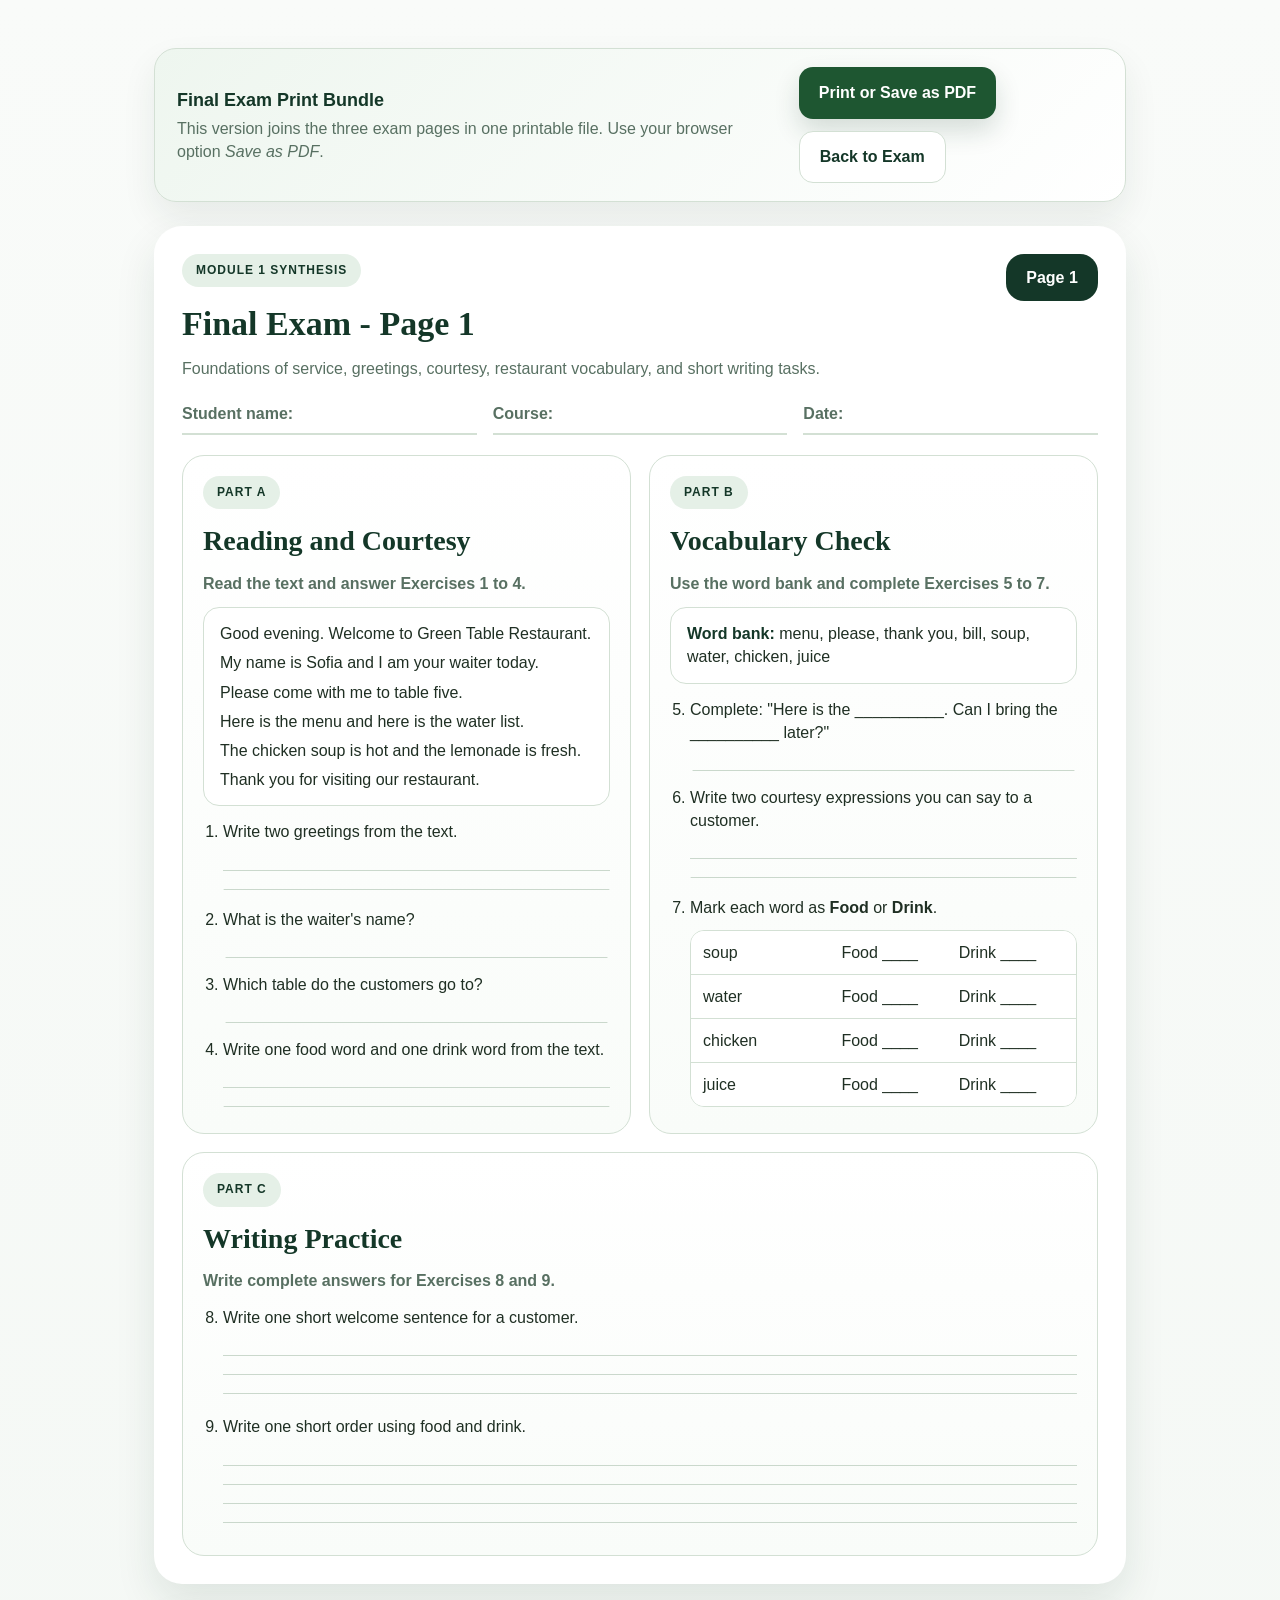
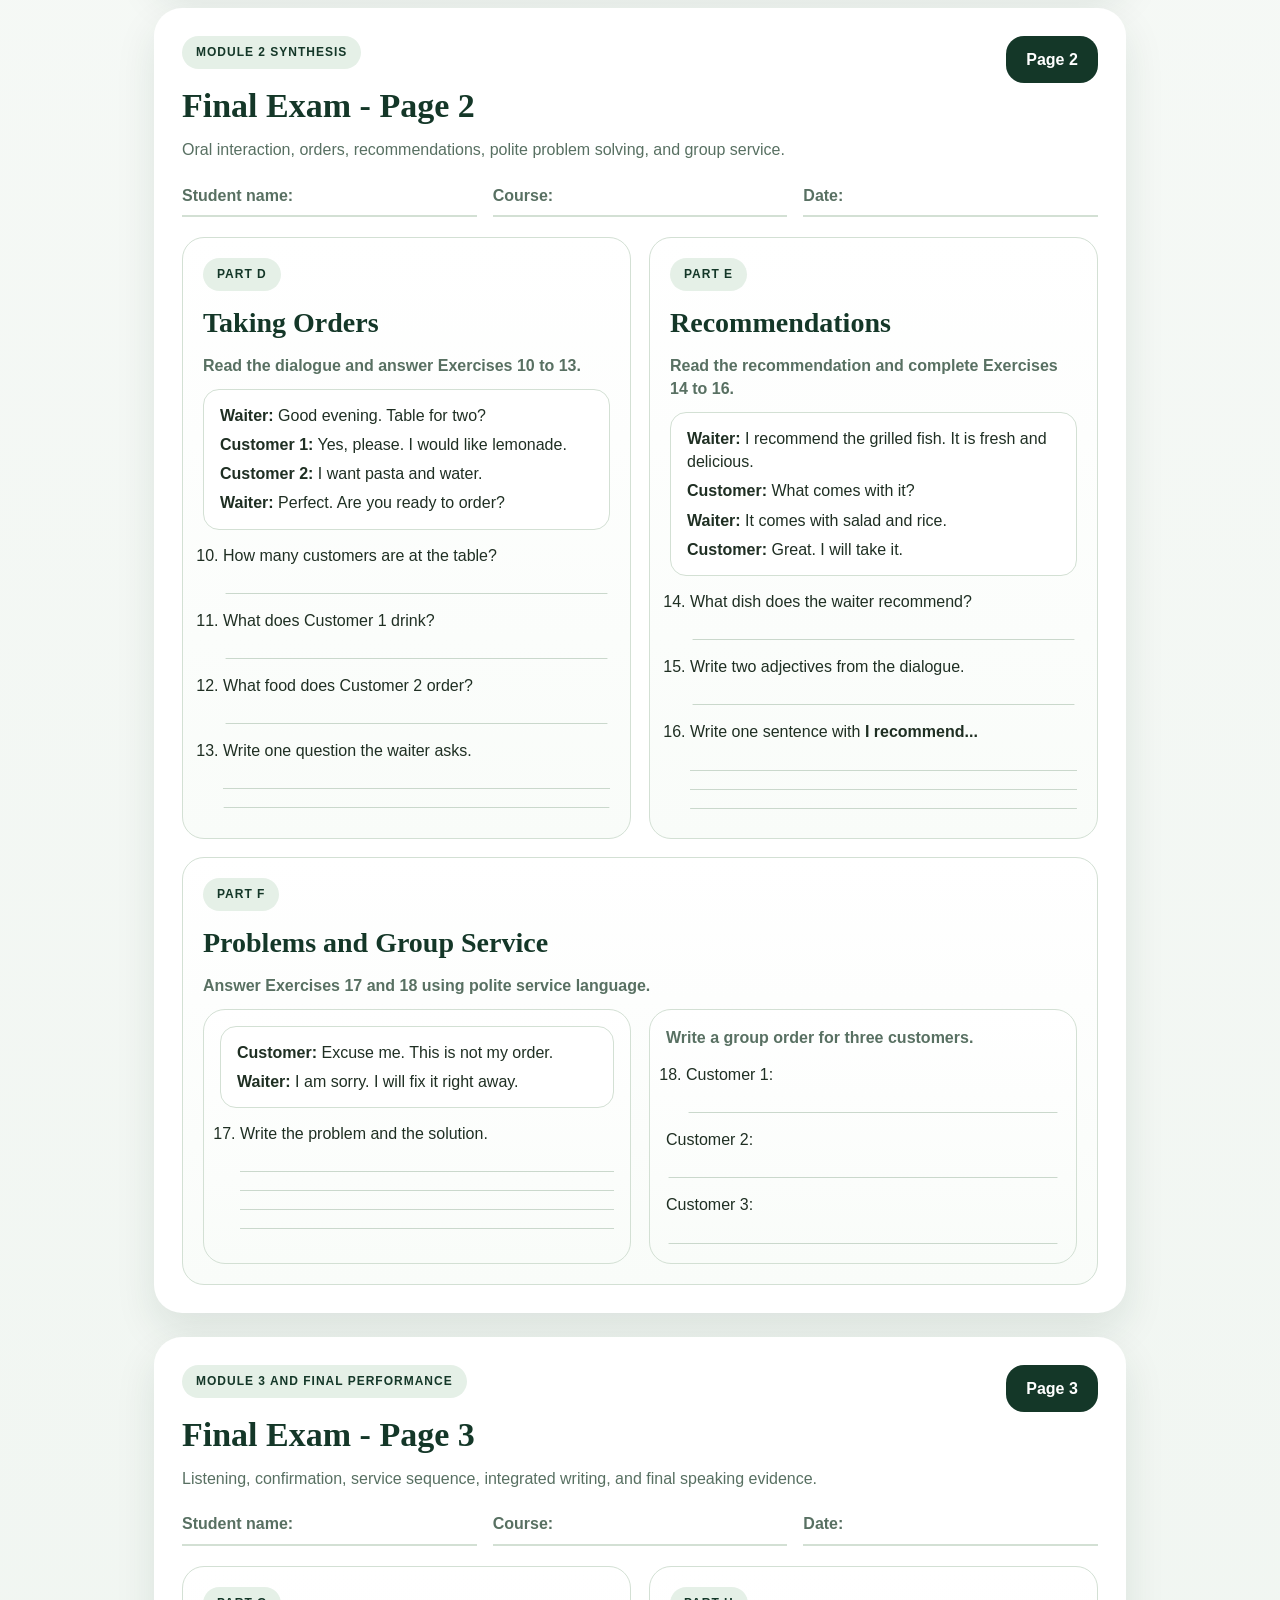
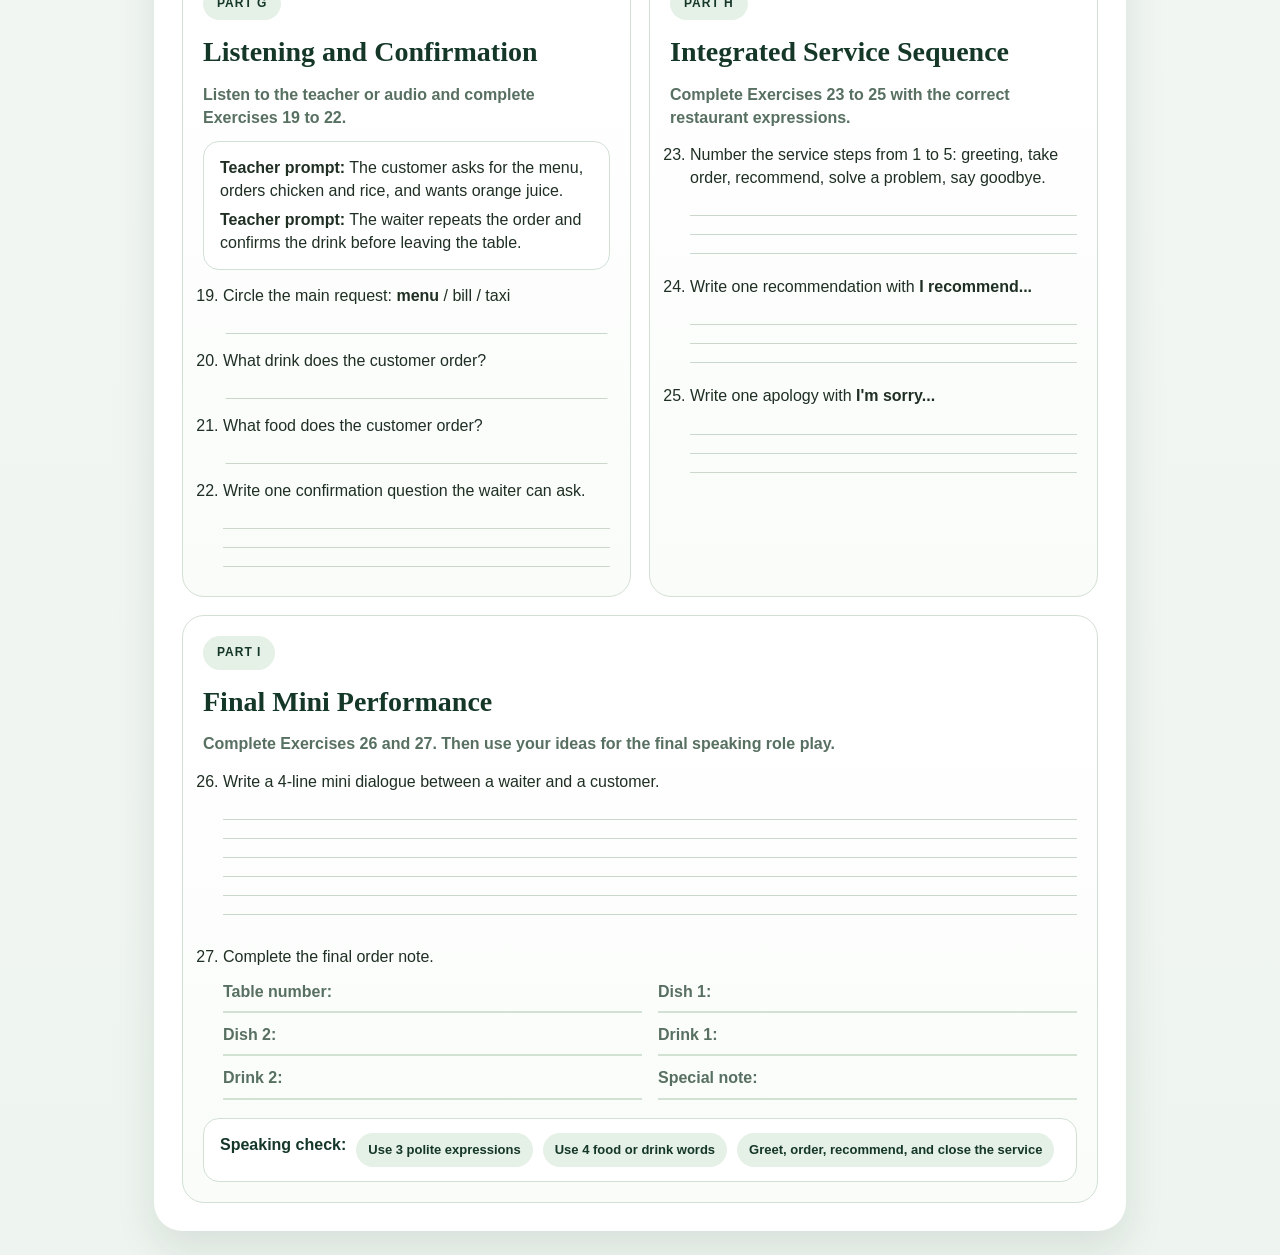
<file: final_exam_print_bundle.html>
<!DOCTYPE html>
<html lang="en">
<head>
<meta charset="utf-8">
<meta name="viewport" content="width=device-width, initial-scale=1">
<title>Final Exam Print Bundle</title>
<link rel="stylesheet" href="final_exam.css">
</head>
<body>
<div class="shell">
<section class="download-strip">
<div class="download-copy">
<strong>Final Exam Print Bundle</strong>
<p>This version joins the three exam pages in one printable file. Use your browser option <em>Save as PDF</em>.</p>
</div>
<div class="download-actions">
<a class="download-button" href="#" onclick="window.print(); return false;">Print or Save as PDF</a>
<a class="download-button secondary" href="module3_evaluation.html">Back to Exam</a>
</div>
</section>

<section class="sheet print-page">
<div class="exam-top">
<div>
<span class="sheet-badge">Module 1 Synthesis</span>
<h2>Final Exam - Page 1</h2>
<p class="sheet-lead">Foundations of service, greetings, courtesy, restaurant vocabulary, and short writing tasks.</p>
</div>
<span class="page-tag">Page 1</span>
</div>

<div class="meta-fields">
<div class="field">Student name:</div>
<div class="field">Course:</div>
<div class="field">Date:</div>
</div>

<div class="section-grid">
<section class="exam-card">
<span class="card-label">Part A</span>
<h3>Reading and Courtesy</h3>
<p class="instruction">Read the text and answer Exercises 1 to 4.</p>
<div class="reading-box">
<p>Good evening. Welcome to Green Table Restaurant.</p>
<p>My name is Sofia and I am your waiter today.</p>
<p>Please come with me to table five.</p>
<p>Here is the menu and here is the water list.</p>
<p>The chicken soup is hot and the lemonade is fresh.</p>
<p>Thank you for visiting our restaurant.</p>
</div>
<ol class="question-list">
<li>
Write two greetings from the text.
<div class="answer-lines lines-2"></div>
</li>
<li>
What is the waiter's name?
<div class="answer-lines lines-1"></div>
</li>
<li>
Which table do the customers go to?
<div class="answer-lines lines-1"></div>
</li>
<li>
Write one food word and one drink word from the text.
<div class="answer-lines lines-2"></div>
</li>
</ol>
</section>

<section class="exam-card">
<span class="card-label">Part B</span>
<h3>Vocabulary Check</h3>
<p class="instruction">Use the word bank and complete Exercises 5 to 7.</p>
<div class="word-bank">
<strong>Word bank:</strong> menu, please, thank you, bill, soup, water, chicken, juice
</div>
<ol class="question-list" start="5">
<li>
Complete: "Here is the __________. Can I bring the __________ later?"
<div class="answer-lines lines-1"></div>
</li>
<li>
Write two courtesy expressions you can say to a customer.
<div class="answer-lines lines-2"></div>
</li>
<li>
Mark each word as <strong>Food</strong> or <strong>Drink</strong>.
<div class="check-grid">
<div class="check-row"><span>soup</span><span>Food ____</span><span>Drink ____</span></div>
<div class="check-row"><span>water</span><span>Food ____</span><span>Drink ____</span></div>
<div class="check-row"><span>chicken</span><span>Food ____</span><span>Drink ____</span></div>
<div class="check-row"><span>juice</span><span>Food ____</span><span>Drink ____</span></div>
</div>
</li>
</ol>
</section>

<section class="exam-card full">
<span class="card-label">Part C</span>
<h3>Writing Practice</h3>
<p class="instruction">Write complete answers for Exercises 8 and 9.</p>
<ol class="question-list" start="8">
<li>
Write one short welcome sentence for a customer.
<div class="answer-lines lines-3"></div>
</li>
<li>
Write one short order using food and drink.
<div class="answer-lines lines-4"></div>
</li>
</ol>
</section>
</div>
</section>

<section class="sheet print-page">
<div class="exam-top">
<div>
<span class="sheet-badge">Module 2 Synthesis</span>
<h2>Final Exam - Page 2</h2>
<p class="sheet-lead">Oral interaction, orders, recommendations, polite problem solving, and group service.</p>
</div>
<span class="page-tag">Page 2</span>
</div>

<div class="meta-fields">
<div class="field">Student name:</div>
<div class="field">Course:</div>
<div class="field">Date:</div>
</div>

<div class="section-grid">
<section class="exam-card">
<span class="card-label">Part D</span>
<h3>Taking Orders</h3>
<p class="instruction">Read the dialogue and answer Exercises 10 to 13.</p>
<div class="reading-box">
<p><strong>Waiter:</strong> Good evening. Table for two?</p>
<p><strong>Customer 1:</strong> Yes, please. I would like lemonade.</p>
<p><strong>Customer 2:</strong> I want pasta and water.</p>
<p><strong>Waiter:</strong> Perfect. Are you ready to order?</p>
</div>
<ol class="question-list" start="10">
<li>
How many customers are at the table?
<div class="answer-lines lines-1"></div>
</li>
<li>
What does Customer 1 drink?
<div class="answer-lines lines-1"></div>
</li>
<li>
What food does Customer 2 order?
<div class="answer-lines lines-1"></div>
</li>
<li>
Write one question the waiter asks.
<div class="answer-lines lines-2"></div>
</li>
</ol>
</section>

<section class="exam-card">
<span class="card-label">Part E</span>
<h3>Recommendations</h3>
<p class="instruction">Read the recommendation and complete Exercises 14 to 16.</p>
<div class="reading-box">
<p><strong>Waiter:</strong> I recommend the grilled fish. It is fresh and delicious.</p>
<p><strong>Customer:</strong> What comes with it?</p>
<p><strong>Waiter:</strong> It comes with salad and rice.</p>
<p><strong>Customer:</strong> Great. I will take it.</p>
</div>
<ol class="question-list" start="14">
<li>
What dish does the waiter recommend?
<div class="answer-lines lines-1"></div>
</li>
<li>
Write two adjectives from the dialogue.
<div class="answer-lines lines-1"></div>
</li>
<li>
Write one sentence with <strong>I recommend...</strong>
<div class="answer-lines lines-3"></div>
</li>
</ol>
</section>

<section class="exam-card full">
<span class="card-label">Part F</span>
<h3>Problems and Group Service</h3>
<p class="instruction">Answer Exercises 17 and 18 using polite service language.</p>
<div class="section-grid compact">
<div class="mini-card">
<div class="reading-box">
<p><strong>Customer:</strong> Excuse me. This is not my order.</p>
<p><strong>Waiter:</strong> I am sorry. I will fix it right away.</p>
</div>
<ol class="question-list" start="17">
<li>
Write the problem and the solution.
<div class="answer-lines lines-4"></div>
</li>
</ol>
</div>
<div class="mini-card">
<p class="instruction" style="margin-top: 0;">Write a group order for three customers.</p>
<ol class="question-list" start="18">
<li>
Customer 1:
<div class="answer-lines lines-1"></div>
</li>
<li class="sub-item">
Customer 2:
<div class="answer-lines lines-1"></div>
</li>
<li class="sub-item">
Customer 3:
<div class="answer-lines lines-1"></div>
</li>
</ol>
</div>
</div>
</section>
</div>
</section>

<section class="sheet print-page">
<div class="exam-top">
<div>
<span class="sheet-badge">Module 3 and Final Performance</span>
<h2>Final Exam - Page 3</h2>
<p class="sheet-lead">Listening, confirmation, service sequence, integrated writing, and final speaking evidence.</p>
</div>
<span class="page-tag">Page 3</span>
</div>

<div class="meta-fields">
<div class="field">Student name:</div>
<div class="field">Course:</div>
<div class="field">Date:</div>
</div>

<div class="section-grid">
<section class="exam-card">
<span class="card-label">Part G</span>
<h3>Listening and Confirmation</h3>
<p class="instruction">Listen to the teacher or audio and complete Exercises 19 to 22.</p>
<div class="reading-box">
<p><strong>Teacher prompt:</strong> The customer asks for the menu, orders chicken and rice, and wants orange juice.</p>
<p><strong>Teacher prompt:</strong> The waiter repeats the order and confirms the drink before leaving the table.</p>
</div>
<ol class="question-list" start="19">
<li>
Circle the main request: <strong>menu</strong> / bill / taxi
<div class="answer-lines lines-1"></div>
</li>
<li>
What drink does the customer order?
<div class="answer-lines lines-1"></div>
</li>
<li>
What food does the customer order?
<div class="answer-lines lines-1"></div>
</li>
<li>
Write one confirmation question the waiter can ask.
<div class="answer-lines lines-3"></div>
</li>
</ol>
</section>

<section class="exam-card">
<span class="card-label">Part H</span>
<h3>Integrated Service Sequence</h3>
<p class="instruction">Complete Exercises 23 to 25 with the correct restaurant expressions.</p>
<ol class="question-list" start="23">
<li>
Number the service steps from 1 to 5: greeting, take order, recommend, solve a problem, say goodbye.
<div class="answer-lines lines-3"></div>
</li>
<li>
Write one recommendation with <strong>I recommend...</strong>
<div class="answer-lines lines-3"></div>
</li>
<li>
Write one apology with <strong>I'm sorry...</strong>
<div class="answer-lines lines-3"></div>
</li>
</ol>
</section>

<section class="exam-card full">
<span class="card-label">Part I</span>
<h3>Final Mini Performance</h3>
<p class="instruction">Complete Exercises 26 and 27. Then use your ideas for the final speaking role play.</p>
<ol class="question-list" start="26">
<li>
Write a 4-line mini dialogue between a waiter and a customer.
<div class="answer-lines lines-6"></div>
</li>
<li>
Complete the final order note.
<div class="ticket-grid">
<div class="ticket-field">Table number:</div>
<div class="ticket-field">Dish 1:</div>
<div class="ticket-field">Dish 2:</div>
<div class="ticket-field">Drink 1:</div>
<div class="ticket-field">Drink 2:</div>
<div class="ticket-field">Special note:</div>
</div>
</li>
</ol>
<div class="speaking-box">
<strong>Speaking check:</strong>
<span>Use 3 polite expressions</span>
<span>Use 4 food or drink words</span>
<span>Greet, order, recommend, and close the service</span>
</div>
</section>
</div>
</section>
</div>
<script>
(function () {
  const params = new URLSearchParams(window.location.search);
  if (params.get('download') === '1') {
    window.addEventListener('load', function () {
      setTimeout(function () {
        window.print();
      }, 350);
    });
  }
})();
</script>
</body>
</html>
</file>
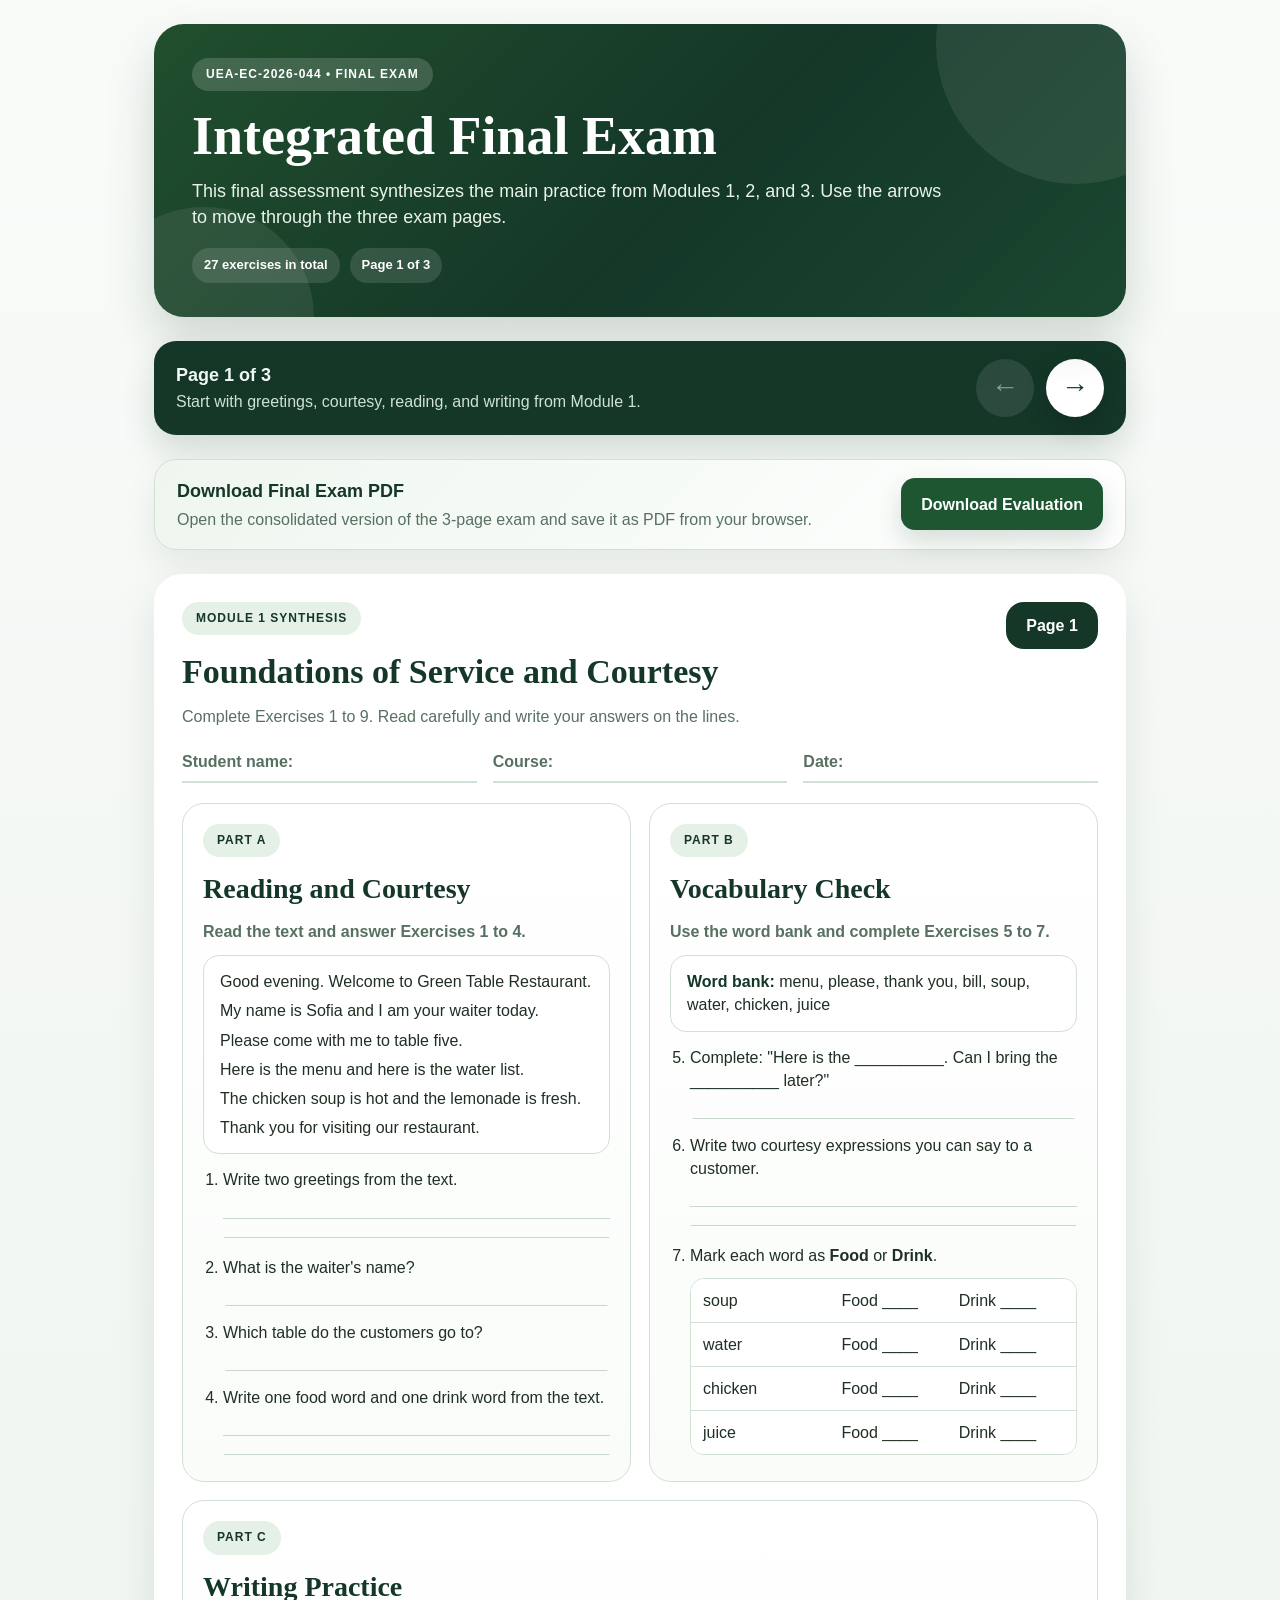
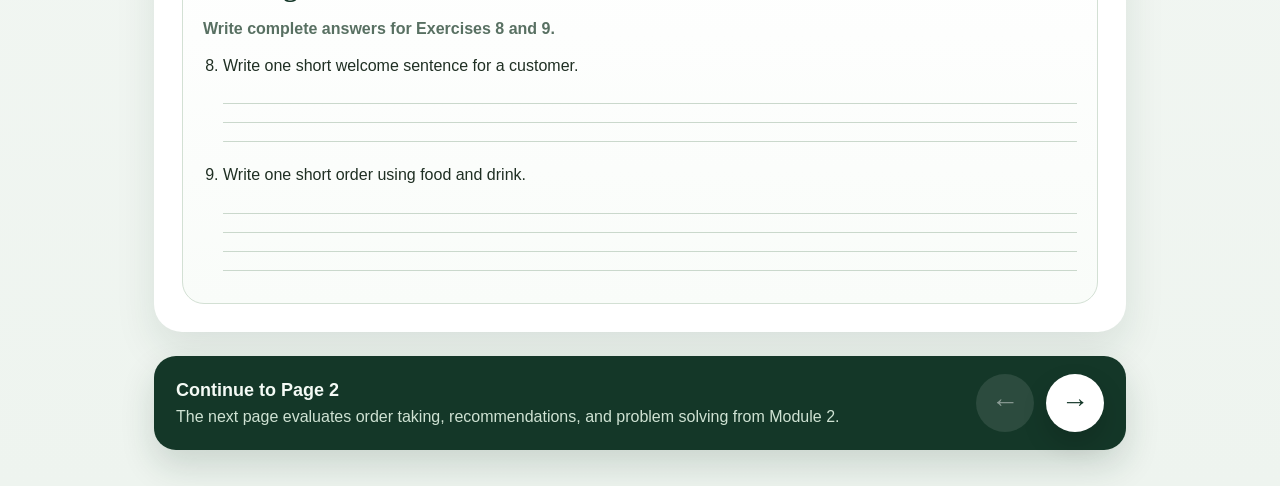
<file: module1_evaluation.html>
<!DOCTYPE html>
<html lang="en">
<head>
<meta charset="utf-8">
<meta http-equiv="refresh" content="0; url=module3_evaluation.html">
<meta name="viewport" content="width=device-width, initial-scale=1">
<title>Module 1 Evaluation Redirect</title>
<style>
  body {
    margin: 0;
    min-height: 100vh;
    display: grid;
    place-items: center;
    background: #eef3ef;
    color: #17352a;
    font-family: "Segoe UI", Roboto, Arial, sans-serif;
  }
  main {
    max-width: 560px;
    padding: 32px;
    border-radius: 24px;
    background: #ffffff;
    box-shadow: 0 12px 32px rgba(20, 44, 32, 0.08);
    text-align: center;
  }
  a {
    color: #1e5631;
    font-weight: 700;
  }
</style>
</head>
<body>
  <main>
    <h1>Opening Final Exam...</h1>
    <p>The separate Module 1 evaluation has been unified into the 3-page final integrated exam.</p>
    <p><a href="module3_evaluation.html">Open the final exam</a></p>
  </main>
</body>
</html>
</file>
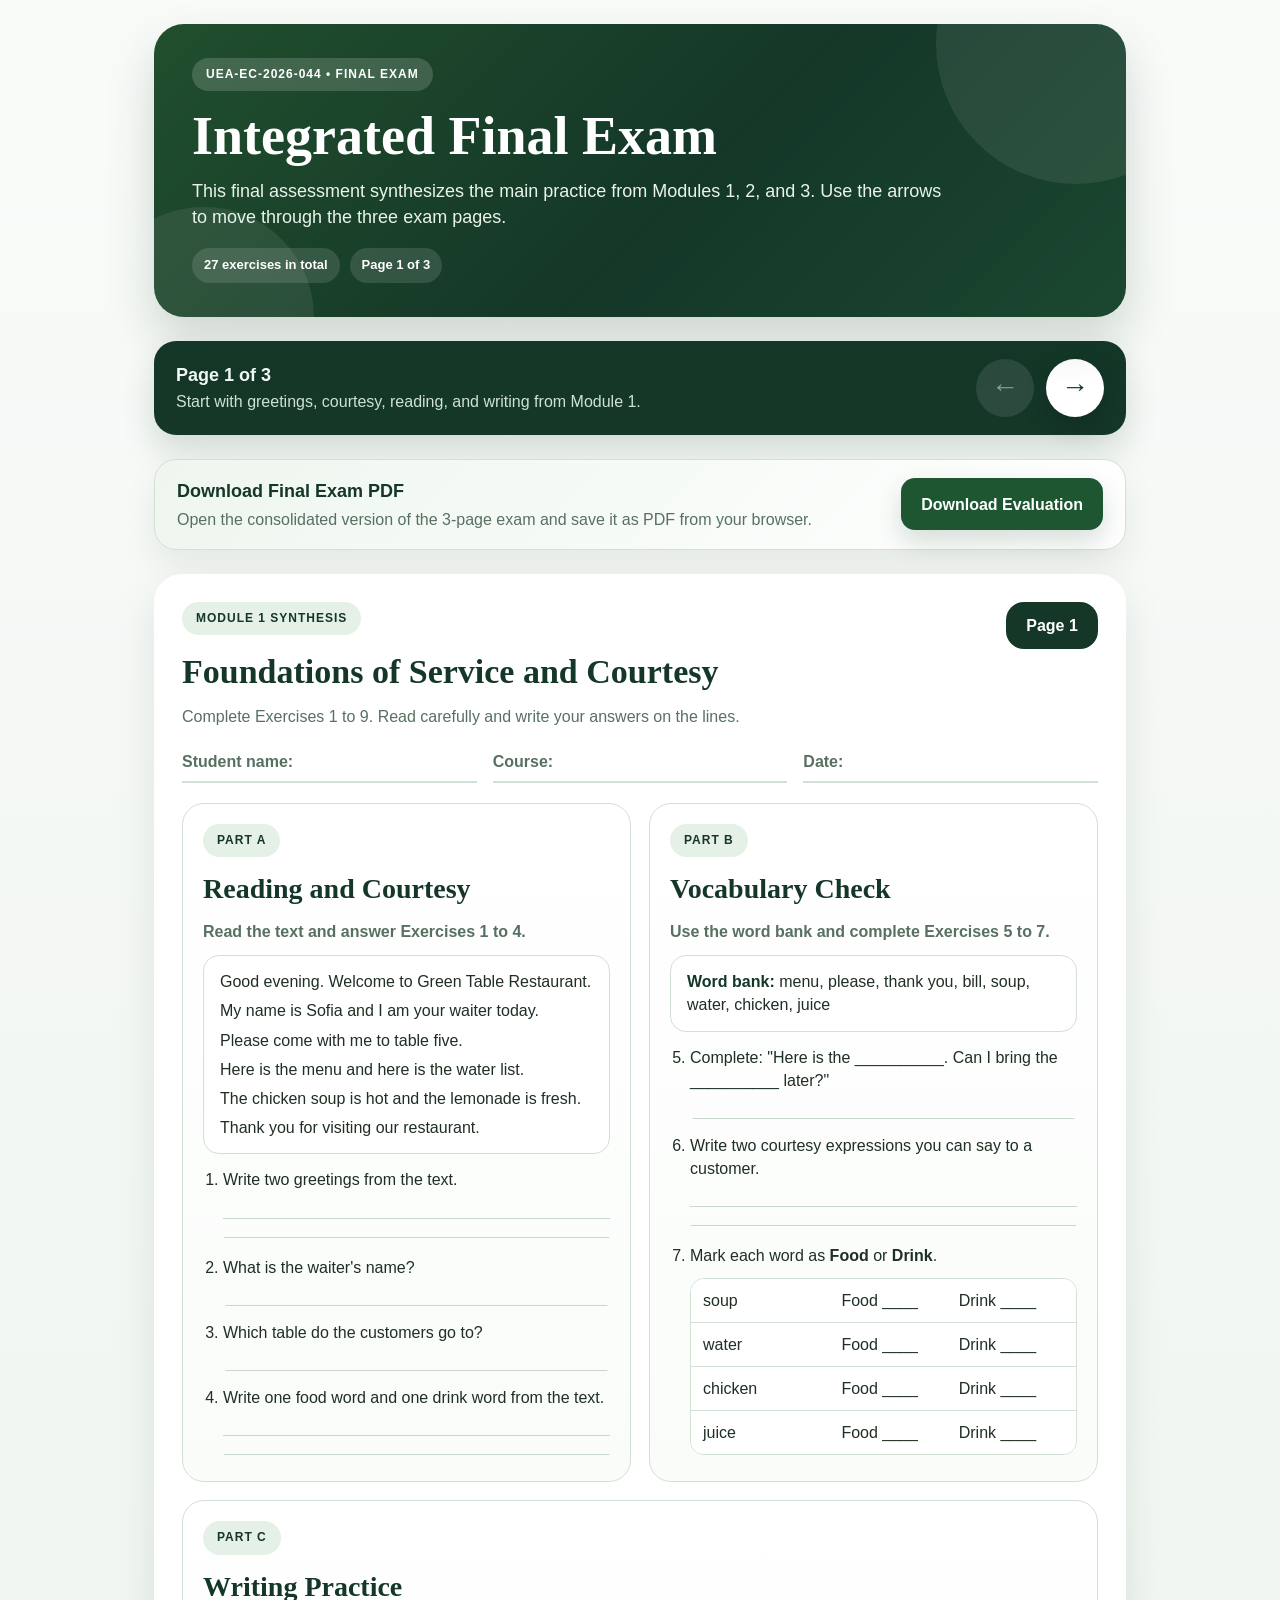
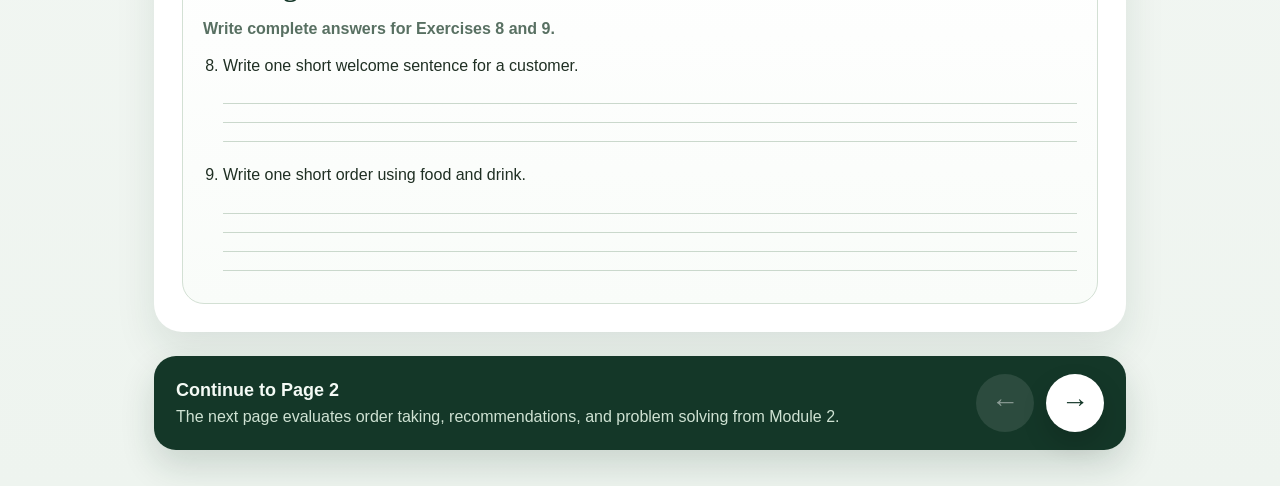
<file: module2_evaluation.html>
<!DOCTYPE html>
<html lang="en">
<head>
<meta charset="utf-8">
<meta http-equiv="refresh" content="0; url=module3_evaluation.html">
<meta name="viewport" content="width=device-width, initial-scale=1">
<title>Module 2 Evaluation Redirect</title>
<style>
  body {
    margin: 0;
    min-height: 100vh;
    display: grid;
    place-items: center;
    background: #eef3ef;
    color: #17352a;
    font-family: "Segoe UI", Roboto, Arial, sans-serif;
  }
  main {
    max-width: 560px;
    padding: 32px;
    border-radius: 24px;
    background: #ffffff;
    box-shadow: 0 12px 32px rgba(20, 44, 32, 0.08);
    text-align: center;
  }
  a {
    color: #1e5631;
    font-weight: 700;
  }
</style>
</head>
<body>
  <main>
    <h1>Opening Final Exam...</h1>
    <p>The separate Module 2 evaluation has been unified into the 3-page final integrated exam.</p>
    <p><a href="module3_evaluation.html">Open the final exam</a></p>
  </main>
</body>
</html>
</file>
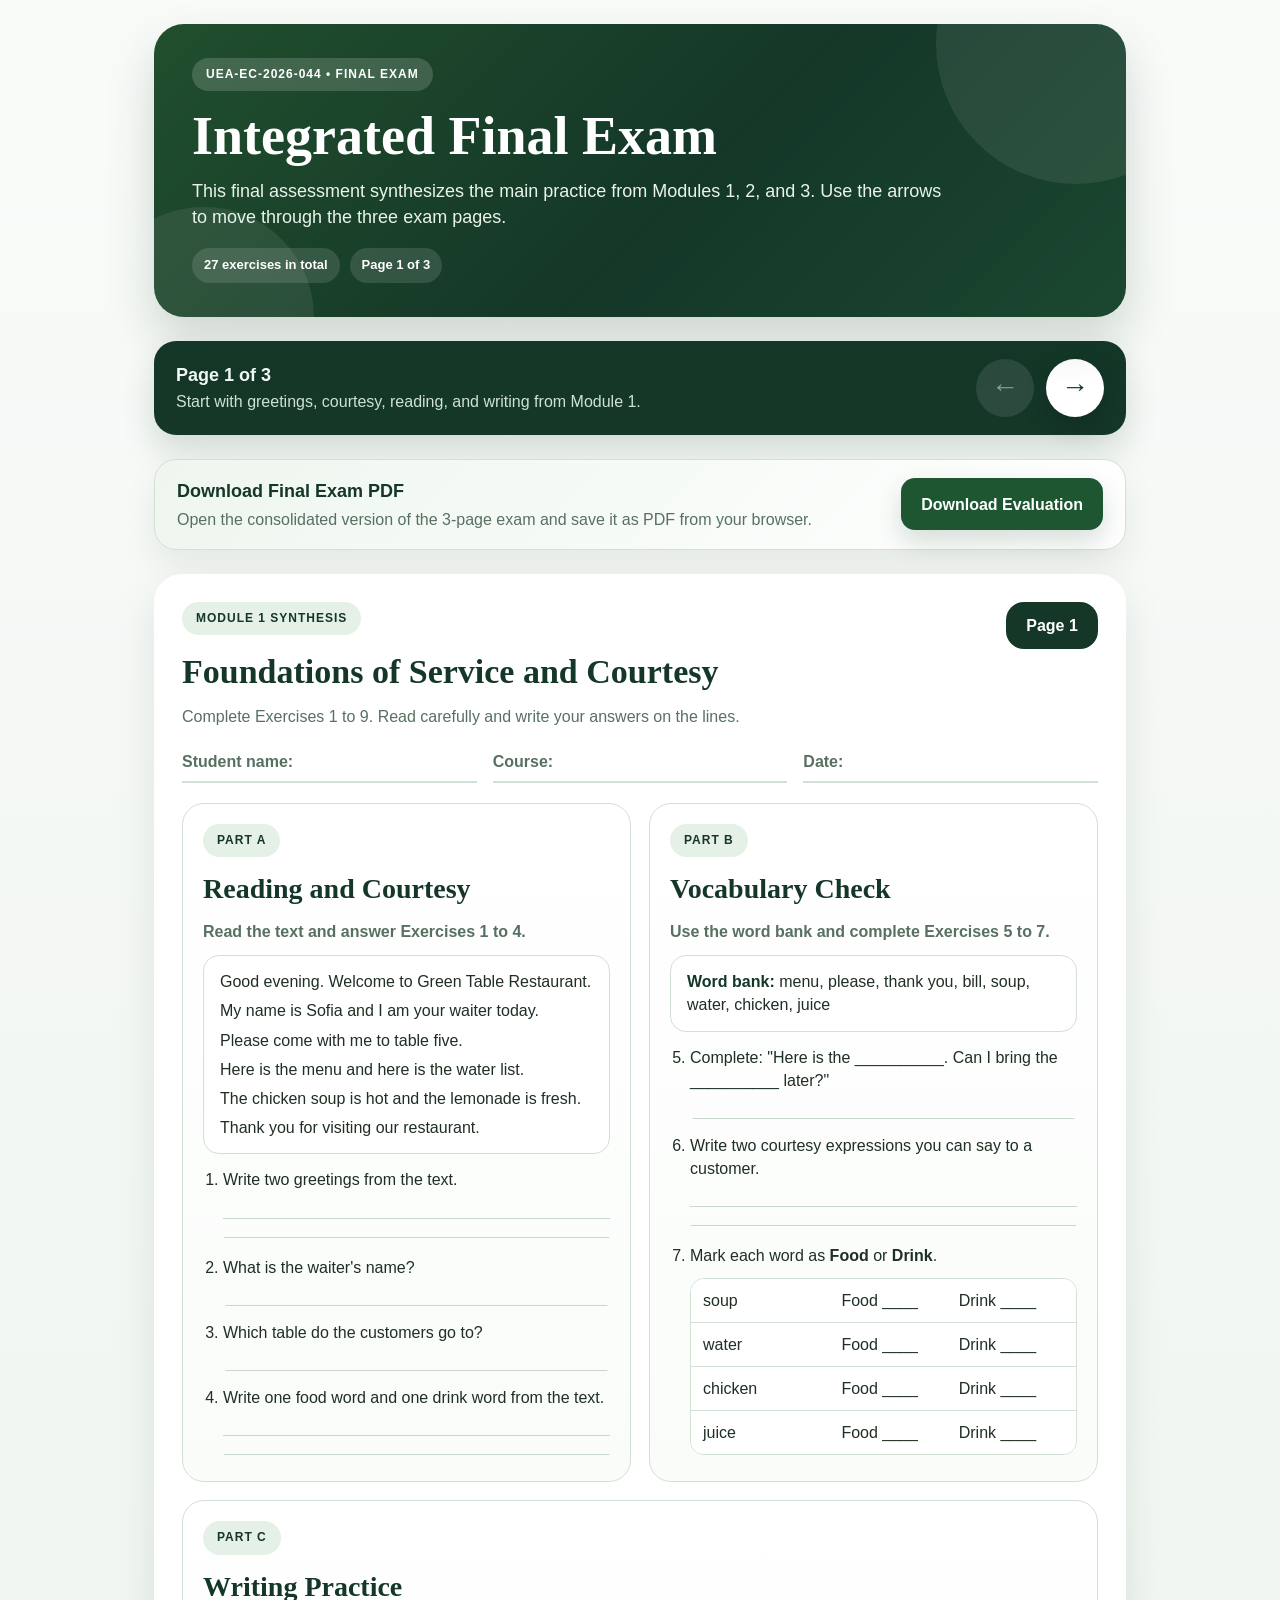
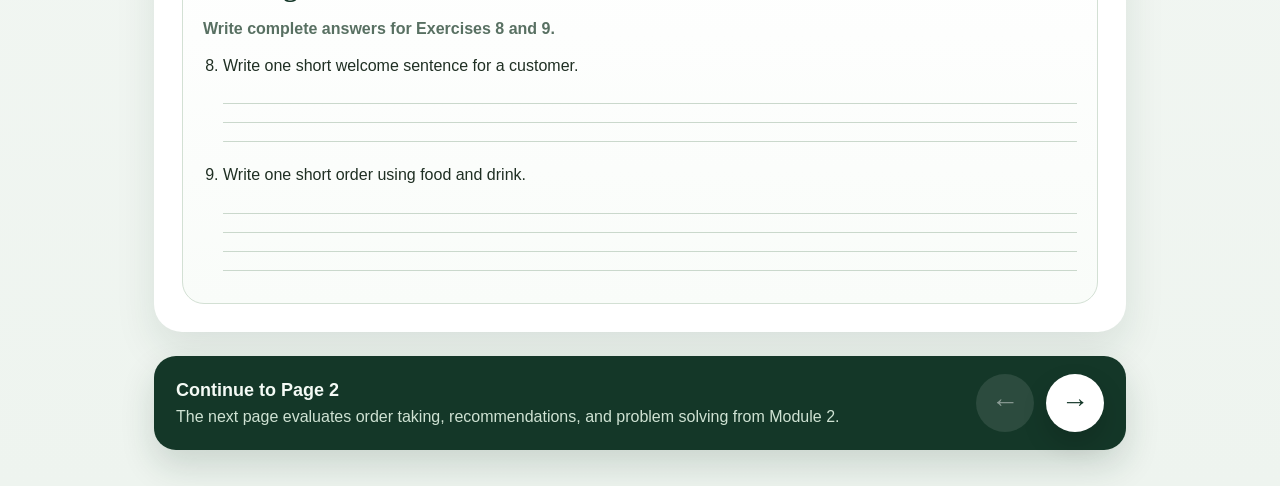
<file: module3_evaluation.html>
<!DOCTYPE html>
<html lang="en">
<head>
<meta charset="utf-8">
<meta name="viewport" content="width=device-width, initial-scale=1">
<title>Final Exam - Page 1</title>
<link rel="stylesheet" href="final_exam.css">
</head>
<body>
<div class="shell">
<header class="hero">
<span class="hero-badge">UEA-EC-2026-044 &bull; Final Exam</span>
<h1>Integrated Final Exam</h1>
<p>This final assessment synthesizes the main practice from Modules 1, 2, and 3. Use the arrows to move through the three exam pages.</p>
<div class="hero-mini">
<span>27 exercises in total</span>
<span>Page 1 of 3</span>
</div>
</header>

<section aria-label="Page navigation" class="page-switcher">
<div>
<strong>Page 1 of 3</strong>
<p>Start with greetings, courtesy, reading, and writing from Module 1.</p>
</div>
<div class="page-actions">
<span aria-hidden="true" class="page-link-disabled">&larr;</span>
<a aria-label="Go to page 2" class="page-link" href="module3_evaluation_page2.html">&rarr;</a>
</div>
</section>

<section class="download-strip">
<div class="download-copy">
<strong>Download Final Exam PDF</strong>
<p>Open the consolidated version of the 3-page exam and save it as PDF from your browser.</p>
</div>
<div class="download-actions">
<a class="download-button" href="final_exam_print_bundle.html?download=1" rel="noopener noreferrer" target="_blank">Download Evaluation</a>
</div>
</section>

<main class="sheet">
<div class="exam-top">
<div>
<span class="sheet-badge">Module 1 Synthesis</span>
<h2>Foundations of Service and Courtesy</h2>
<p class="sheet-lead">Complete Exercises 1 to 9. Read carefully and write your answers on the lines.</p>
</div>
<span class="page-tag">Page 1</span>
</div>

<div class="meta-fields">
<div class="field">Student name:</div>
<div class="field">Course:</div>
<div class="field">Date:</div>
</div>

<div class="section-grid">
<section class="exam-card">
<span class="card-label">Part A</span>
<h3>Reading and Courtesy</h3>
<p class="instruction">Read the text and answer Exercises 1 to 4.</p>
<div class="reading-box">
<p>Good evening. Welcome to Green Table Restaurant.</p>
<p>My name is Sofia and I am your waiter today.</p>
<p>Please come with me to table five.</p>
<p>Here is the menu and here is the water list.</p>
<p>The chicken soup is hot and the lemonade is fresh.</p>
<p>Thank you for visiting our restaurant.</p>
</div>
<ol class="question-list">
<li>
Write two greetings from the text.
<div class="answer-lines lines-2"></div>
</li>
<li>
What is the waiter's name?
<div class="answer-lines lines-1"></div>
</li>
<li>
Which table do the customers go to?
<div class="answer-lines lines-1"></div>
</li>
<li>
Write one food word and one drink word from the text.
<div class="answer-lines lines-2"></div>
</li>
</ol>
</section>

<section class="exam-card">
<span class="card-label">Part B</span>
<h3>Vocabulary Check</h3>
<p class="instruction">Use the word bank and complete Exercises 5 to 7.</p>
<div class="word-bank">
<strong>Word bank:</strong> menu, please, thank you, bill, soup, water, chicken, juice
</div>
<ol class="question-list" start="5">
<li>
Complete: "Here is the __________. Can I bring the __________ later?"
<div class="answer-lines lines-1"></div>
</li>
<li>
Write two courtesy expressions you can say to a customer.
<div class="answer-lines lines-2"></div>
</li>
<li>
Mark each word as <strong>Food</strong> or <strong>Drink</strong>.
<div class="check-grid">
<div class="check-row"><span>soup</span><span>Food ____</span><span>Drink ____</span></div>
<div class="check-row"><span>water</span><span>Food ____</span><span>Drink ____</span></div>
<div class="check-row"><span>chicken</span><span>Food ____</span><span>Drink ____</span></div>
<div class="check-row"><span>juice</span><span>Food ____</span><span>Drink ____</span></div>
</div>
</li>
</ol>
</section>

<section class="exam-card full">
<span class="card-label">Part C</span>
<h3>Writing Practice</h3>
<p class="instruction">Write complete answers for Exercises 8 and 9.</p>
<ol class="question-list" start="8">
<li>
Write one short welcome sentence for a customer.
<div class="answer-lines lines-3"></div>
</li>
<li>
Write one short order using food and drink.
<div class="answer-lines lines-4"></div>
</li>
</ol>
</section>
</div>
</main>

<section aria-label="Continue navigation" class="page-switcher footer-nav">
<div>
<strong>Continue to Page 2</strong>
<p>The next page evaluates order taking, recommendations, and problem solving from Module 2.</p>
</div>
<div class="page-actions">
<span aria-hidden="true" class="page-link-disabled">&larr;</span>
<a aria-label="Go to page 2" class="page-link" href="module3_evaluation_page2.html">&rarr;</a>
</div>
</section>
</div>
</body>
</html>
</file>
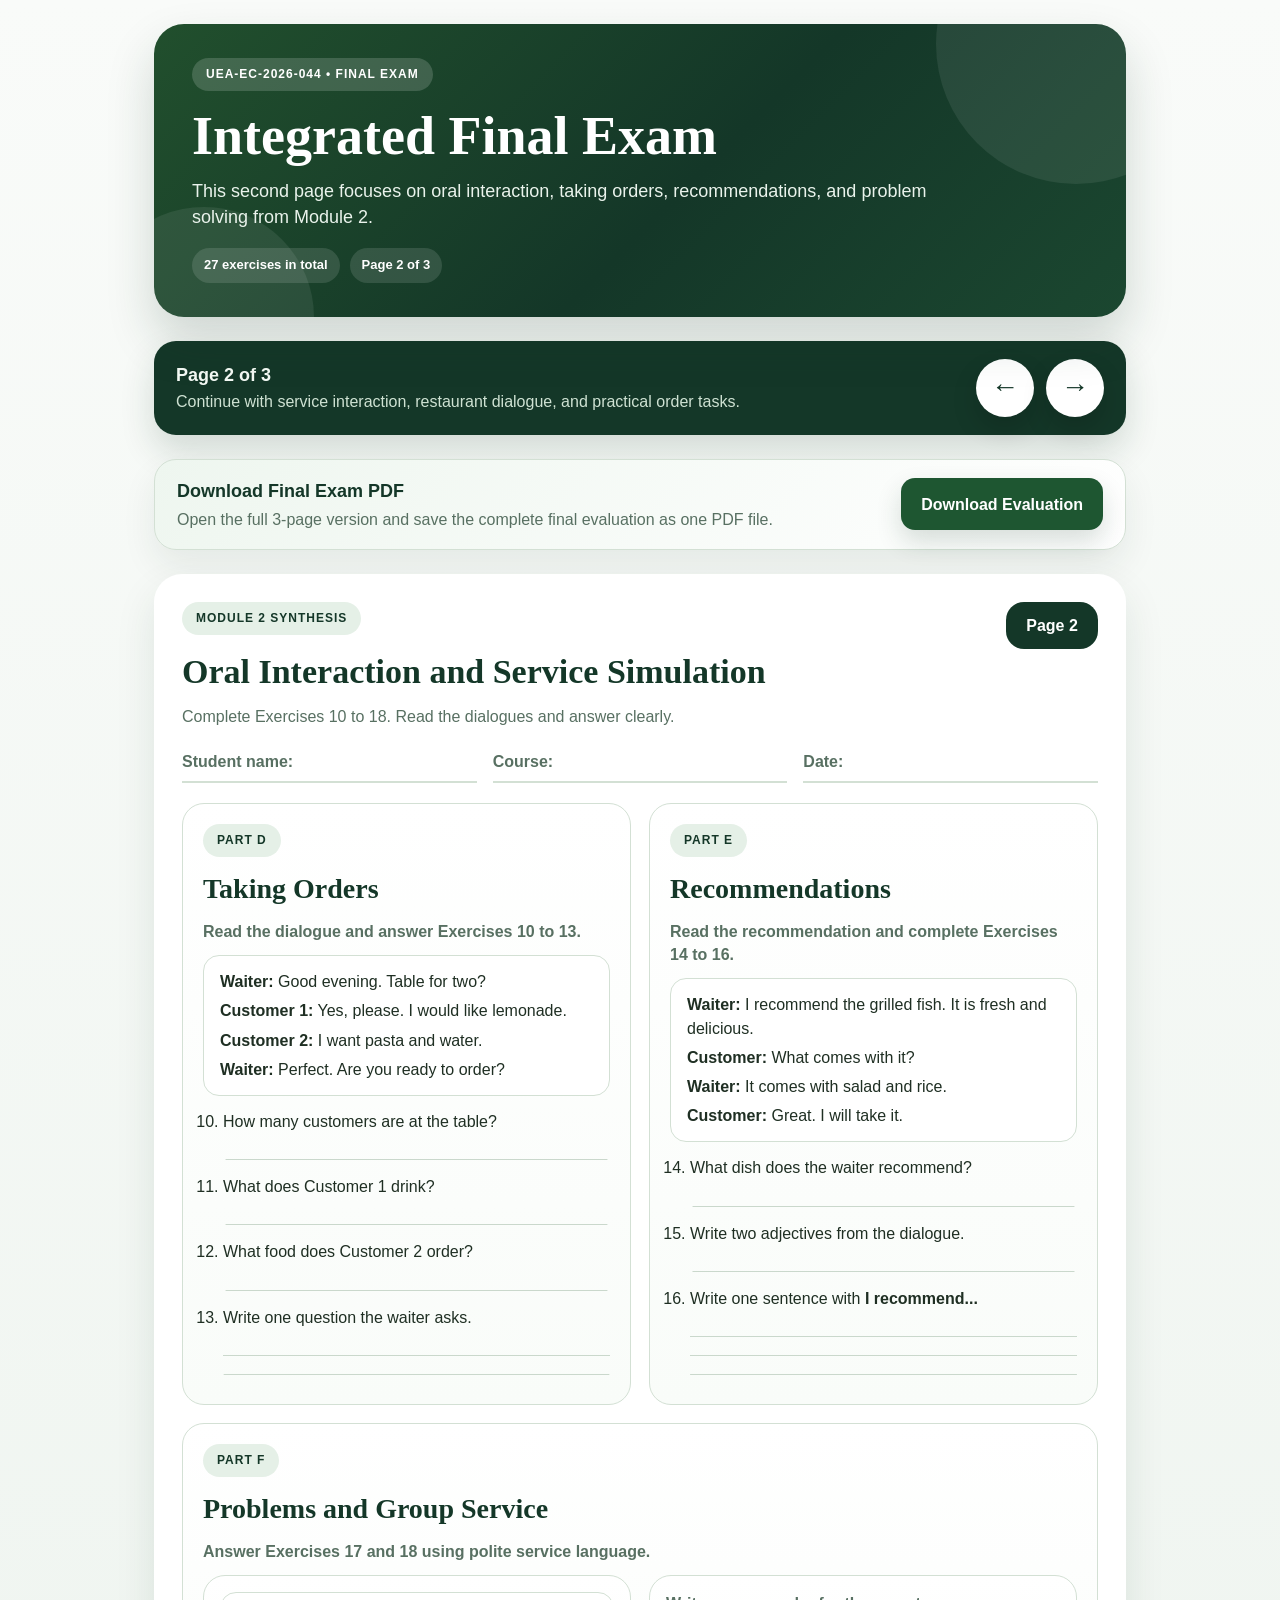
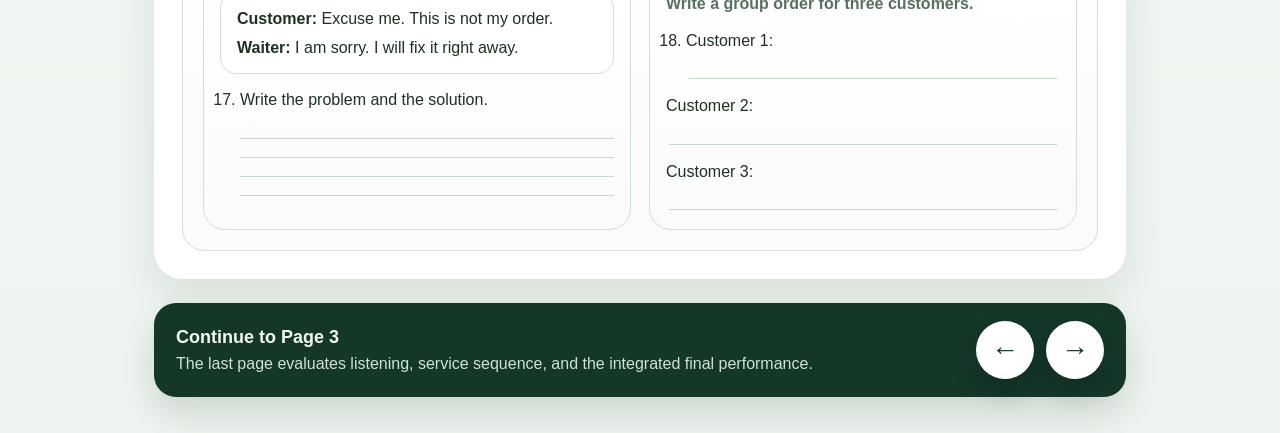
<file: module3_evaluation_page2.html>
<!DOCTYPE html>
<html lang="en">
<head>
<meta charset="utf-8">
<meta name="viewport" content="width=device-width, initial-scale=1">
<title>Final Exam - Page 2</title>
<link rel="stylesheet" href="final_exam.css">
</head>
<body>
<div class="shell">
<header class="hero">
<span class="hero-badge">UEA-EC-2026-044 &bull; Final Exam</span>
<h1>Integrated Final Exam</h1>
<p>This second page focuses on oral interaction, taking orders, recommendations, and problem solving from Module 2.</p>
<div class="hero-mini">
<span>27 exercises in total</span>
<span>Page 2 of 3</span>
</div>
</header>

<section aria-label="Page navigation" class="page-switcher">
<div>
<strong>Page 2 of 3</strong>
<p>Continue with service interaction, restaurant dialogue, and practical order tasks.</p>
</div>
<div class="page-actions">
<a aria-label="Go to page 1" class="page-link" href="module3_evaluation.html">&larr;</a>
<a aria-label="Go to page 3" class="page-link" href="module3_evaluation_page3.html">&rarr;</a>
</div>
</section>

<section class="download-strip">
<div class="download-copy">
<strong>Download Final Exam PDF</strong>
<p>Open the full 3-page version and save the complete final evaluation as one PDF file.</p>
</div>
<div class="download-actions">
<a class="download-button" href="final_exam_print_bundle.html?download=1" rel="noopener noreferrer" target="_blank">Download Evaluation</a>
</div>
</section>

<main class="sheet">
<div class="exam-top">
<div>
<span class="sheet-badge">Module 2 Synthesis</span>
<h2>Oral Interaction and Service Simulation</h2>
<p class="sheet-lead">Complete Exercises 10 to 18. Read the dialogues and answer clearly.</p>
</div>
<span class="page-tag">Page 2</span>
</div>

<div class="meta-fields">
<div class="field">Student name:</div>
<div class="field">Course:</div>
<div class="field">Date:</div>
</div>

<div class="section-grid">
<section class="exam-card">
<span class="card-label">Part D</span>
<h3>Taking Orders</h3>
<p class="instruction">Read the dialogue and answer Exercises 10 to 13.</p>
<div class="reading-box">
<p><strong>Waiter:</strong> Good evening. Table for two?</p>
<p><strong>Customer 1:</strong> Yes, please. I would like lemonade.</p>
<p><strong>Customer 2:</strong> I want pasta and water.</p>
<p><strong>Waiter:</strong> Perfect. Are you ready to order?</p>
</div>
<ol class="question-list" start="10">
<li>
How many customers are at the table?
<div class="answer-lines lines-1"></div>
</li>
<li>
What does Customer 1 drink?
<div class="answer-lines lines-1"></div>
</li>
<li>
What food does Customer 2 order?
<div class="answer-lines lines-1"></div>
</li>
<li>
Write one question the waiter asks.
<div class="answer-lines lines-2"></div>
</li>
</ol>
</section>

<section class="exam-card">
<span class="card-label">Part E</span>
<h3>Recommendations</h3>
<p class="instruction">Read the recommendation and complete Exercises 14 to 16.</p>
<div class="reading-box">
<p><strong>Waiter:</strong> I recommend the grilled fish. It is fresh and delicious.</p>
<p><strong>Customer:</strong> What comes with it?</p>
<p><strong>Waiter:</strong> It comes with salad and rice.</p>
<p><strong>Customer:</strong> Great. I will take it.</p>
</div>
<ol class="question-list" start="14">
<li>
What dish does the waiter recommend?
<div class="answer-lines lines-1"></div>
</li>
<li>
Write two adjectives from the dialogue.
<div class="answer-lines lines-1"></div>
</li>
<li>
Write one sentence with <strong>I recommend...</strong>
<div class="answer-lines lines-3"></div>
</li>
</ol>
</section>

<section class="exam-card full">
<span class="card-label">Part F</span>
<h3>Problems and Group Service</h3>
<p class="instruction">Answer Exercises 17 and 18 using polite service language.</p>
<div class="section-grid compact">
<div class="mini-card">
<div class="reading-box">
<p><strong>Customer:</strong> Excuse me. This is not my order.</p>
<p><strong>Waiter:</strong> I am sorry. I will fix it right away.</p>
</div>
<ol class="question-list" start="17">
<li>
Write the problem and the solution.
<div class="answer-lines lines-4"></div>
</li>
</ol>
</div>
<div class="mini-card">
<p class="instruction" style="margin-top: 0;">Write a group order for three customers.</p>
<ol class="question-list" start="18">
<li>
Customer 1:
<div class="answer-lines lines-1"></div>
</li>
<li class="sub-item">
Customer 2:
<div class="answer-lines lines-1"></div>
</li>
<li class="sub-item">
Customer 3:
<div class="answer-lines lines-1"></div>
</li>
</ol>
</div>
</div>
</section>
</div>
</main>

<section aria-label="Continue navigation" class="page-switcher footer-nav">
<div>
<strong>Continue to Page 3</strong>
<p>The last page evaluates listening, service sequence, and the integrated final performance.</p>
</div>
<div class="page-actions">
<a aria-label="Go to page 1" class="page-link" href="module3_evaluation.html">&larr;</a>
<a aria-label="Go to page 3" class="page-link" href="module3_evaluation_page3.html">&rarr;</a>
</div>
</section>
</div>
</body>
</html>
</file>
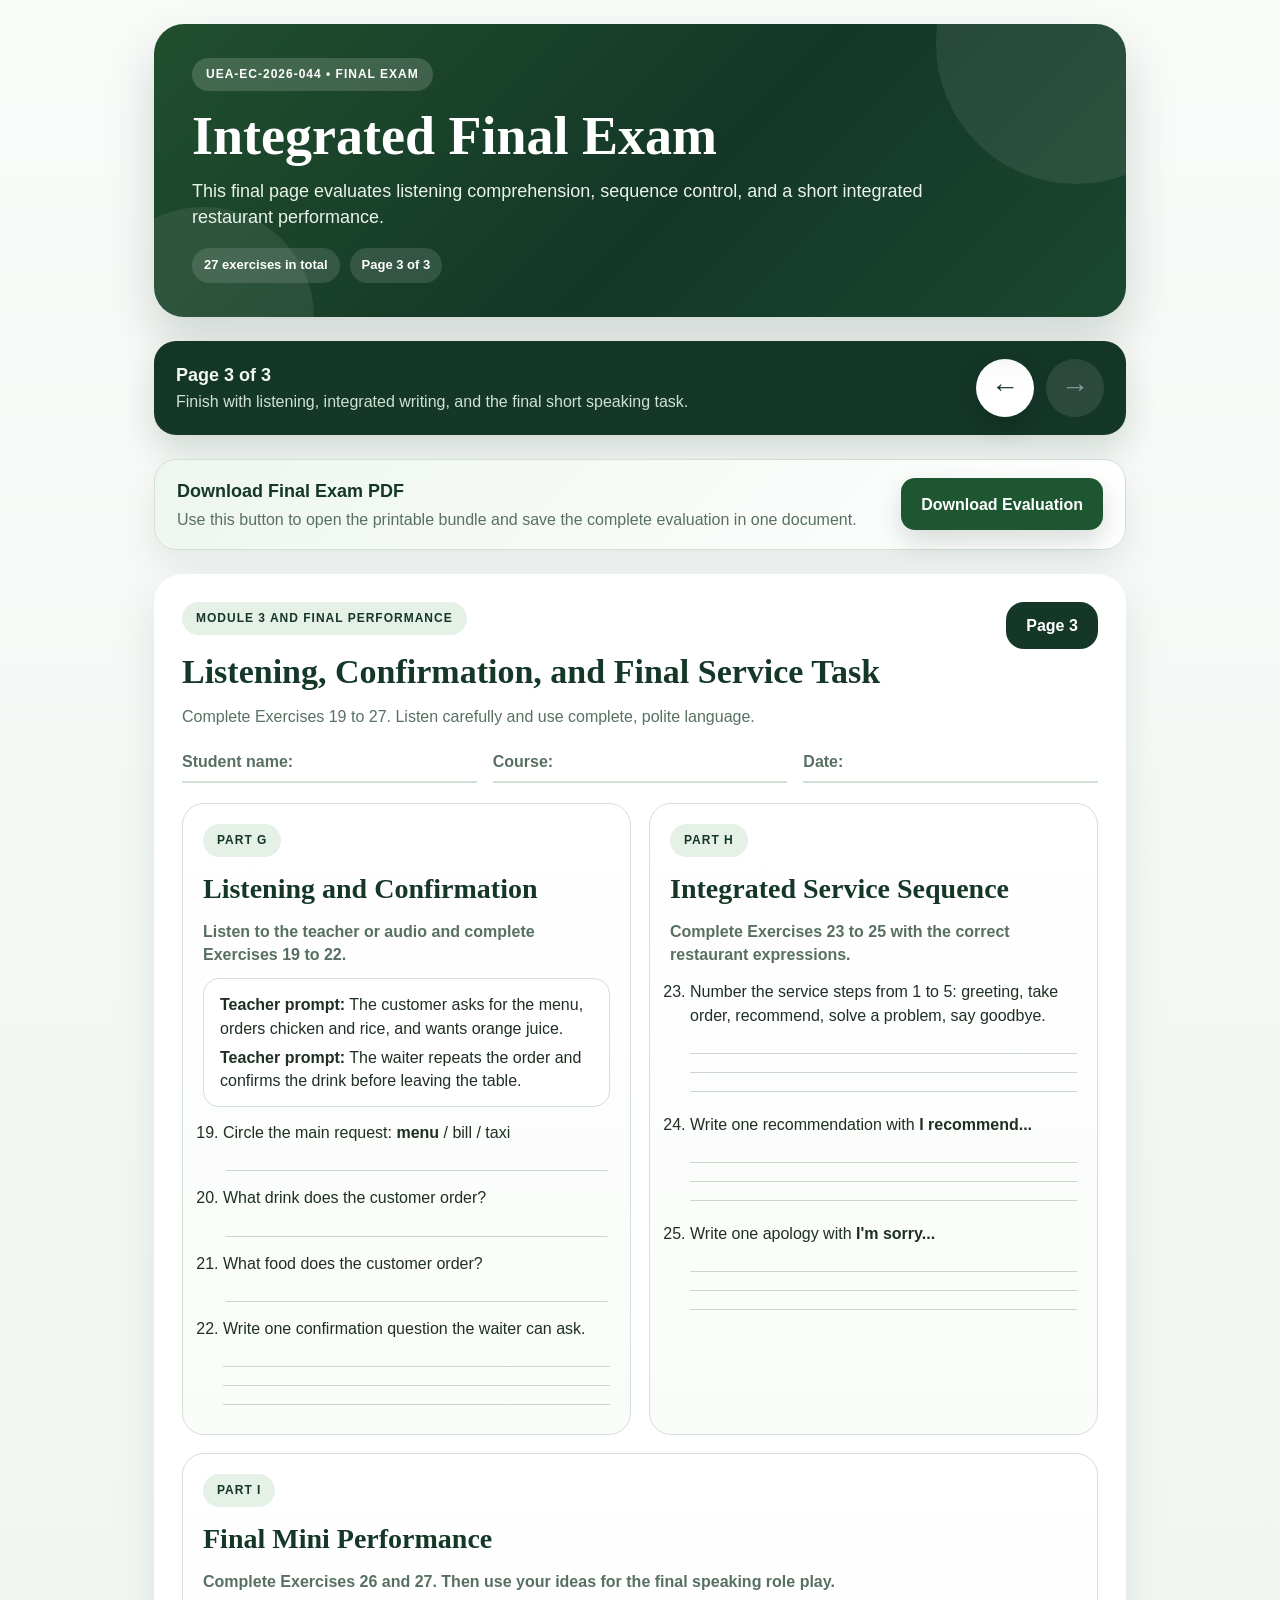
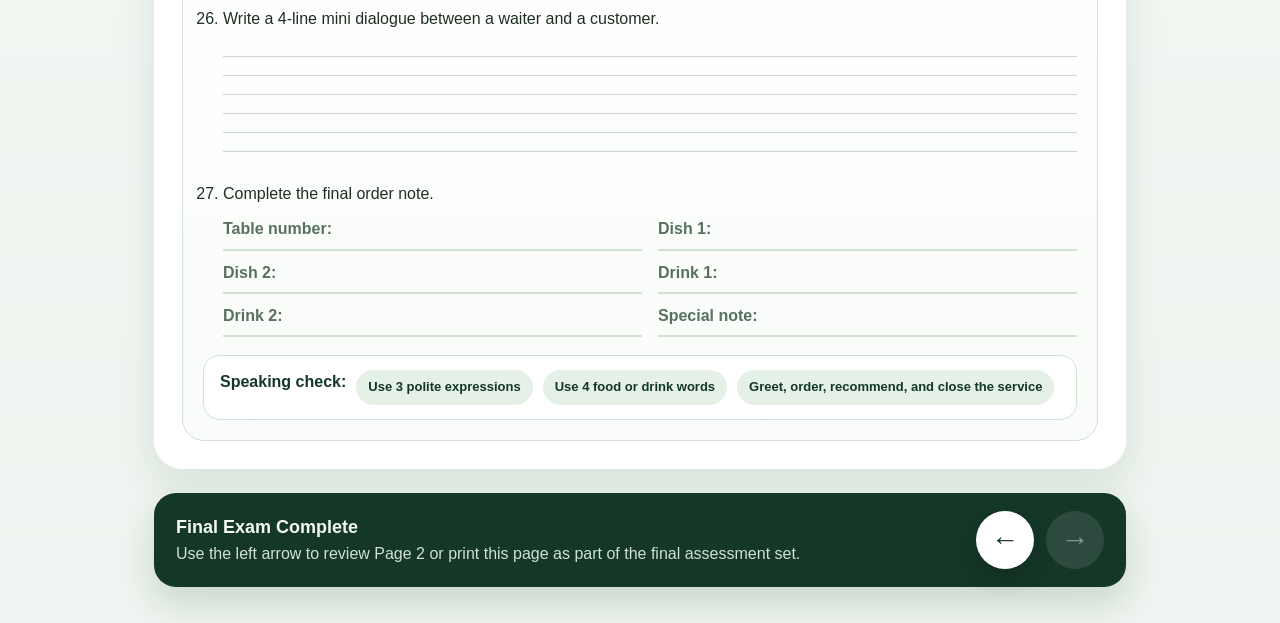
<file: module3_evaluation_page3.html>
<!DOCTYPE html>
<html lang="en">
<head>
<meta charset="utf-8">
<meta name="viewport" content="width=device-width, initial-scale=1">
<title>Final Exam - Page 3</title>
<link rel="stylesheet" href="final_exam.css">
</head>
<body>
<div class="shell">
<header class="hero">
<span class="hero-badge">UEA-EC-2026-044 &bull; Final Exam</span>
<h1>Integrated Final Exam</h1>
<p>This final page evaluates listening comprehension, sequence control, and a short integrated restaurant performance.</p>
<div class="hero-mini">
<span>27 exercises in total</span>
<span>Page 3 of 3</span>
</div>
</header>

<section aria-label="Page navigation" class="page-switcher">
<div>
<strong>Page 3 of 3</strong>
<p>Finish with listening, integrated writing, and the final short speaking task.</p>
</div>
<div class="page-actions">
<a aria-label="Go to page 2" class="page-link" href="module3_evaluation_page2.html">&larr;</a>
<span aria-hidden="true" class="page-link-disabled">&rarr;</span>
</div>
</section>

<section class="download-strip">
<div class="download-copy">
<strong>Download Final Exam PDF</strong>
<p>Use this button to open the printable bundle and save the complete evaluation in one document.</p>
</div>
<div class="download-actions">
<a class="download-button" href="final_exam_print_bundle.html?download=1" rel="noopener noreferrer" target="_blank">Download Evaluation</a>
</div>
</section>

<main class="sheet">
<div class="exam-top">
<div>
<span class="sheet-badge">Module 3 and Final Performance</span>
<h2>Listening, Confirmation, and Final Service Task</h2>
<p class="sheet-lead">Complete Exercises 19 to 27. Listen carefully and use complete, polite language.</p>
</div>
<span class="page-tag">Page 3</span>
</div>

<div class="meta-fields">
<div class="field">Student name:</div>
<div class="field">Course:</div>
<div class="field">Date:</div>
</div>

<div class="section-grid">
<section class="exam-card">
<span class="card-label">Part G</span>
<h3>Listening and Confirmation</h3>
<p class="instruction">Listen to the teacher or audio and complete Exercises 19 to 22.</p>
<div class="reading-box">
<p><strong>Teacher prompt:</strong> The customer asks for the menu, orders chicken and rice, and wants orange juice.</p>
<p><strong>Teacher prompt:</strong> The waiter repeats the order and confirms the drink before leaving the table.</p>
</div>
<ol class="question-list" start="19">
<li>
Circle the main request: <strong>menu</strong> / bill / taxi
<div class="answer-lines lines-1"></div>
</li>
<li>
What drink does the customer order?
<div class="answer-lines lines-1"></div>
</li>
<li>
What food does the customer order?
<div class="answer-lines lines-1"></div>
</li>
<li>
Write one confirmation question the waiter can ask.
<div class="answer-lines lines-3"></div>
</li>
</ol>
</section>

<section class="exam-card">
<span class="card-label">Part H</span>
<h3>Integrated Service Sequence</h3>
<p class="instruction">Complete Exercises 23 to 25 with the correct restaurant expressions.</p>
<ol class="question-list" start="23">
<li>
Number the service steps from 1 to 5: greeting, take order, recommend, solve a problem, say goodbye.
<div class="answer-lines lines-3"></div>
</li>
<li>
Write one recommendation with <strong>I recommend...</strong>
<div class="answer-lines lines-3"></div>
</li>
<li>
Write one apology with <strong>I'm sorry...</strong>
<div class="answer-lines lines-3"></div>
</li>
</ol>
</section>

<section class="exam-card full">
<span class="card-label">Part I</span>
<h3>Final Mini Performance</h3>
<p class="instruction">Complete Exercises 26 and 27. Then use your ideas for the final speaking role play.</p>
<ol class="question-list" start="26">
<li>
Write a 4-line mini dialogue between a waiter and a customer.
<div class="answer-lines lines-6"></div>
</li>
<li>
Complete the final order note.
<div class="ticket-grid">
<div class="ticket-field">Table number:</div>
<div class="ticket-field">Dish 1:</div>
<div class="ticket-field">Dish 2:</div>
<div class="ticket-field">Drink 1:</div>
<div class="ticket-field">Drink 2:</div>
<div class="ticket-field">Special note:</div>
</div>
</li>
</ol>
<div class="speaking-box">
<strong>Speaking check:</strong>
<span>Use 3 polite expressions</span>
<span>Use 4 food or drink words</span>
<span>Greet, order, recommend, and close the service</span>
</div>
</section>
</div>
</main>

<section aria-label="Continue navigation" class="page-switcher footer-nav">
<div>
<strong>Final Exam Complete</strong>
<p>Use the left arrow to review Page 2 or print this page as part of the final assessment set.</p>
</div>
<div class="page-actions">
<a aria-label="Go to page 2" class="page-link" href="module3_evaluation_page2.html">&larr;</a>
<span aria-hidden="true" class="page-link-disabled">&rarr;</span>
</div>
</section>
</div>
</body>
</html>
</file>
<file: final_exam.css>
:root {
  --bg: #eef4ef;
  --surface: #ffffff;
  --panel: #f9fcf9;
  --line: #d3e0d4;
  --text: #1f2f23;
  --muted: #587062;
  --brand: #1e5631;
  --brand-dark: #143728;
  --brand-soft: #e5f0e7;
  --shadow: 0 18px 40px rgba(20, 55, 40, 0.1);
}
* {
  box-sizing: border-box;
}
body {
  margin: 0;
  background: linear-gradient(180deg, #f9fbf9 0%, var(--bg) 100%);
  color: var(--text);
  font-family: "Segoe UI", Roboto, Arial, sans-serif;
  line-height: 1.45;
}
.shell {
  max-width: 1020px;
  margin: 0 auto;
  padding: 24px;
}
.hero {
  position: relative;
  overflow: hidden;
  padding: 34px 38px;
  border-radius: 30px;
  background: linear-gradient(135deg, #214f2d 0%, #143728 55%, #1b4730 100%);
  color: #ffffff;
  box-shadow: 0 24px 48px rgba(20, 55, 40, 0.18);
}
.hero::before,
.hero::after {
  content: "";
  position: absolute;
  border-radius: 50%;
  background: rgba(255, 255, 255, 0.08);
}
.hero::before {
  width: 280px;
  height: 280px;
  top: -120px;
  right: -90px;
}
.hero::after {
  width: 220px;
  height: 220px;
  bottom: -110px;
  left: -60px;
}
.hero > * {
  position: relative;
  z-index: 1;
}
.hero-badge,
.sheet-badge,
.card-label {
  display: inline-block;
  padding: 8px 14px;
  border-radius: 999px;
  font-size: 12px;
  font-weight: 800;
  letter-spacing: 1px;
  text-transform: uppercase;
}
.hero-badge {
  background: rgba(255, 255, 255, 0.16);
}
.hero h1 {
  margin: 16px 0 12px;
  font-family: Georgia, "Times New Roman", serif;
  font-size: clamp(34px, 5vw, 54px);
  line-height: 1.08;
}
.hero p {
  max-width: 760px;
  margin: 0;
  color: #eaf3ec;
  font-size: 18px;
}
.hero-mini {
  display: flex;
  flex-wrap: wrap;
  gap: 10px;
  margin-top: 18px;
}
.hero-mini span {
  padding: 8px 12px;
  border-radius: 999px;
  background: rgba(255, 255, 255, 0.12);
  font-size: 13px;
  font-weight: 700;
}
.page-switcher {
  margin-top: 24px;
  padding: 18px 22px;
  border-radius: 22px;
  background: var(--brand-dark);
  color: #f4faf5;
  display: flex;
  align-items: center;
  gap: 18px;
  box-shadow: 0 16px 34px rgba(20, 55, 40, 0.16);
}
.page-switcher strong {
  display: block;
  font-size: 18px;
  margin-bottom: 2px;
}
.page-switcher p {
  margin: 0;
  color: #cfe2d3;
}
.page-actions {
  margin-left: auto;
  display: flex;
  gap: 12px;
}
.page-link,
.page-link-disabled {
  width: 58px;
  height: 58px;
  border-radius: 50%;
  display: inline-flex;
  align-items: center;
  justify-content: center;
  font-size: 28px;
  text-decoration: none;
}
.page-link {
  color: var(--brand-dark);
  background: #ffffff;
  box-shadow: 0 12px 26px rgba(0, 0, 0, 0.16);
}
.page-link:hover {
  transform: translateY(-2px);
}
.page-link-disabled {
  background: rgba(255, 255, 255, 0.1);
  color: rgba(255, 255, 255, 0.45);
  cursor: default;
}
.footer-nav {
  margin-bottom: 12px;
}
.download-strip {
  margin-top: 24px;
  padding: 18px 22px;
  border-radius: 22px;
  background: linear-gradient(135deg, #eef6ef 0%, #ffffff 100%);
  border: 1px solid var(--line);
  box-shadow: 0 16px 34px rgba(20, 55, 40, 0.08);
  display: flex;
  align-items: center;
  gap: 18px;
}
.download-copy strong {
  display: block;
  margin-bottom: 4px;
  color: var(--brand-dark);
  font-size: 18px;
}
.download-copy p {
  margin: 0;
  color: var(--muted);
}
.download-actions {
  margin-left: auto;
  display: flex;
  gap: 12px;
  flex-wrap: wrap;
}
.download-button {
  display: inline-flex;
  align-items: center;
  justify-content: center;
  min-height: 52px;
  padding: 12px 20px;
  border-radius: 14px;
  background: var(--brand);
  color: #ffffff;
  text-decoration: none;
  font-weight: 800;
  box-shadow: 0 12px 26px rgba(20, 55, 40, 0.16);
}
.download-button.secondary {
  background: #ffffff;
  color: var(--brand-dark);
  border: 1px solid var(--line);
  box-shadow: none;
}
.sheet {
  margin-top: 24px;
  padding: 28px;
  border-radius: 28px;
  background: var(--surface);
  box-shadow: var(--shadow);
}
.exam-top {
  display: flex;
  justify-content: space-between;
  align-items: flex-start;
  gap: 20px;
}
.sheet-badge,
.card-label {
  background: var(--brand-soft);
  color: var(--brand-dark);
}
.exam-top h2 {
  margin: 12px 0 8px;
  font-family: Georgia, "Times New Roman", serif;
  font-size: 34px;
  color: var(--brand-dark);
}
.sheet-lead {
  margin: 0;
  color: var(--muted);
}
.page-tag {
  flex-shrink: 0;
  min-width: 92px;
  padding: 12px 14px;
  border-radius: 18px;
  background: var(--brand-dark);
  color: #ffffff;
  font-weight: 800;
  text-align: center;
}
.meta-fields {
  display: grid;
  grid-template-columns: repeat(3, minmax(0, 1fr));
  gap: 16px;
  margin: 22px 0 20px;
}
.field {
  padding-bottom: 8px;
  border-bottom: 2px solid var(--line);
  color: var(--muted);
  font-weight: 700;
}
.section-grid {
  display: grid;
  grid-template-columns: 1fr 1fr;
  gap: 18px;
}
.section-grid.compact {
  grid-template-columns: 1fr 1fr;
}
.exam-card,
.mini-card {
  border: 1px solid var(--line);
  border-radius: 22px;
  background: linear-gradient(180deg, #ffffff 0%, var(--panel) 100%);
}
.exam-card {
  padding: 20px;
}
.mini-card {
  padding: 16px;
}
.exam-card.full {
  grid-column: 1 / -1;
}
.exam-card h3 {
  margin: 12px 0 10px;
  font-family: Georgia, "Times New Roman", serif;
  font-size: 28px;
  color: var(--brand-dark);
}
.instruction {
  margin: 0 0 12px;
  color: var(--muted);
  font-weight: 600;
}
.reading-box,
.word-bank,
.speaking-box {
  padding: 14px 16px;
  border-radius: 16px;
  background: #ffffff;
  border: 1px solid var(--line);
}
.reading-box p,
.word-bank,
.speaking-box {
  margin: 0;
}
.reading-box p + p {
  margin-top: 6px;
}
.word-bank strong,
.speaking-box strong {
  color: var(--brand-dark);
}
.question-list {
  margin: 14px 0 0 20px;
  padding: 0;
}
.question-list li {
  margin-bottom: 12px;
}
.question-list li:last-child {
  margin-bottom: 0;
}
.question-list li.sub-item {
  list-style: none;
  margin-left: -20px;
}
.answer-lines {
  --lines: 1;
  height: calc(var(--lines) * 22px);
  margin-top: 8px;
  border-radius: 10px;
  background: repeating-linear-gradient(to bottom, transparent 0 18px, #cad8cc 18px 19px);
}
.lines-1 { --lines: 1; }
.lines-2 { --lines: 2; }
.lines-3 { --lines: 3; }
.lines-4 { --lines: 4; }
.lines-6 { --lines: 6; }
.check-grid {
  margin-top: 10px;
  border: 1px solid var(--line);
  border-radius: 14px;
  overflow: hidden;
}
.check-row {
  display: grid;
  grid-template-columns: 1.2fr 1fr 1fr;
  gap: 12px;
  padding: 10px 12px;
  background: #ffffff;
}
.check-row + .check-row {
  border-top: 1px solid var(--line);
}
.ticket-grid {
  display: grid;
  grid-template-columns: 1fr 1fr;
  gap: 10px 16px;
  margin-top: 12px;
}
.ticket-field {
  padding-bottom: 8px;
  border-bottom: 2px solid var(--line);
  color: var(--muted);
  font-weight: 700;
}
.speaking-box {
  display: flex;
  flex-wrap: wrap;
  gap: 10px;
  margin-top: 18px;
}
.speaking-box span {
  padding: 8px 12px;
  border-radius: 999px;
  background: var(--brand-soft);
  color: var(--brand-dark);
  font-size: 13px;
  font-weight: 700;
}
@media (max-width: 900px) {
  .shell {
    padding: 18px;
  }
  .hero,
  .sheet {
    padding: 24px;
  }
  .page-switcher {
    flex-direction: column;
    align-items: flex-start;
  }
  .download-strip {
    flex-direction: column;
    align-items: flex-start;
  }
  .page-actions {
    margin-left: 0;
  }
  .download-actions {
    margin-left: 0;
  }
  .meta-fields,
  .section-grid,
  .section-grid.compact,
  .ticket-grid {
    grid-template-columns: 1fr;
  }
  .exam-top {
    flex-direction: column;
  }
}
@page {
  size: A4;
  margin: 10mm;
}
@media print {
  body {
    background: #ffffff;
  }
  .shell {
    max-width: none;
    padding: 0;
  }
  .hero,
  .page-switcher,
  .download-strip {
    display: none !important;
  }
  .sheet {
    margin: 0;
    padding: 10mm 10mm 12mm;
    border-radius: 0;
    box-shadow: none;
    border: none;
  }
  .exam-card,
  .mini-card,
  .reading-box,
  .word-bank,
  .speaking-box,
  .print-page {
    break-inside: avoid;
    page-break-inside: avoid;
  }
  .print-page {
    page-break-after: always;
    break-after: page;
  }
  .print-page:last-of-type {
    page-break-after: auto;
    break-after: auto;
  }
}
</file>
